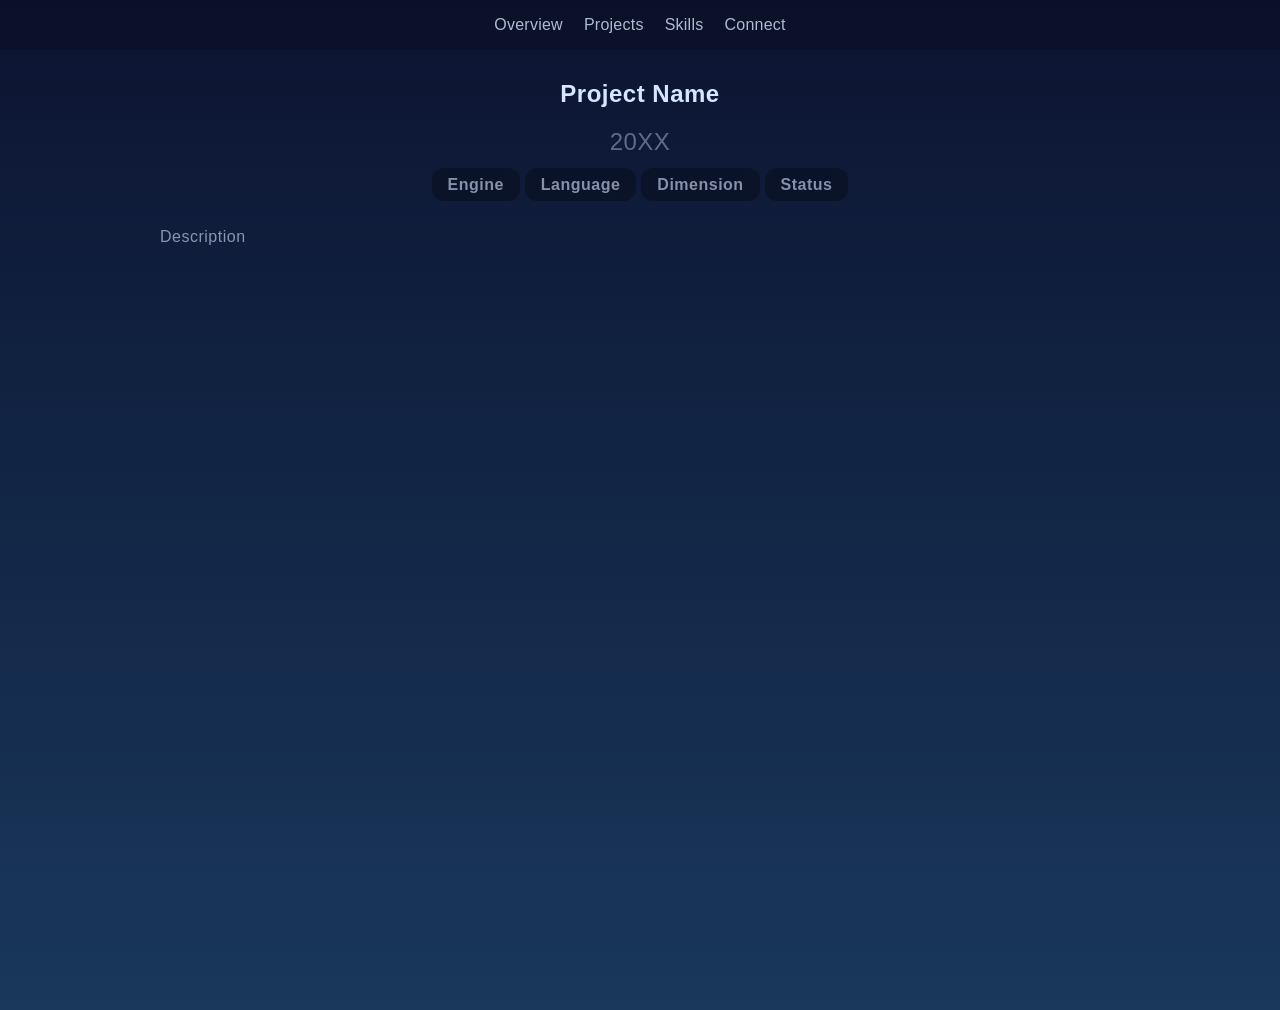
<file: projects/#template.html>
<!DOCTYPE html>

<html lang="en">
    <head>
        <title>Projects - Template</title>
        <link rel="stylesheet" href="../web.css">
        <meta charset="UTF-8">
        <meta name="viewport" content="width=device-width, initial-scale=1">
    </head>
    
    <body>
        <nav>
            <a href="../index.html#overview"><span>Overview</span></a>
            <a href="../index.html#projects"><span>Projects</span></a>
            <a href="../index.html#skills"><span>Skills</span></a>
            <a href="../index.html#connect"><span>Connect</span></a>
        </nav>
        
        <main>
            <section class="projectBack">
                <div>
                    <h1>Project Name</h1>
                    <h2>20XX</h2>
                    
                    <div class="tags">
                        <span>Engine</span>
                        <span>Language</span>
                        <span>Dimension</span>
                        <span>Status</span>
                    </div>
                    
                    <br>
                    
                    <div class="projectSection">
                        <div class="projectDescription">
                            <p>Description</p>
                        </div>
                        <iframe
                                src="https://www.youtube.com/embed/dQw4w9WgXcQ?si=TMtJOH6kbMY-GYn2"
                                title="YouTube video player"
                                frameborder="0"
                                allow="accelerometer; autoplay; clipboard-write; encrypted-media; gyroscope; picture-in-picture; web-share"
                                referrerpolicy="strict-origin-when-cross-origin"
                                allowfullscreen>
                        </iframe>
                    </div>
                </div>
            </section>
        </main>
    </body>
</html>
</file>
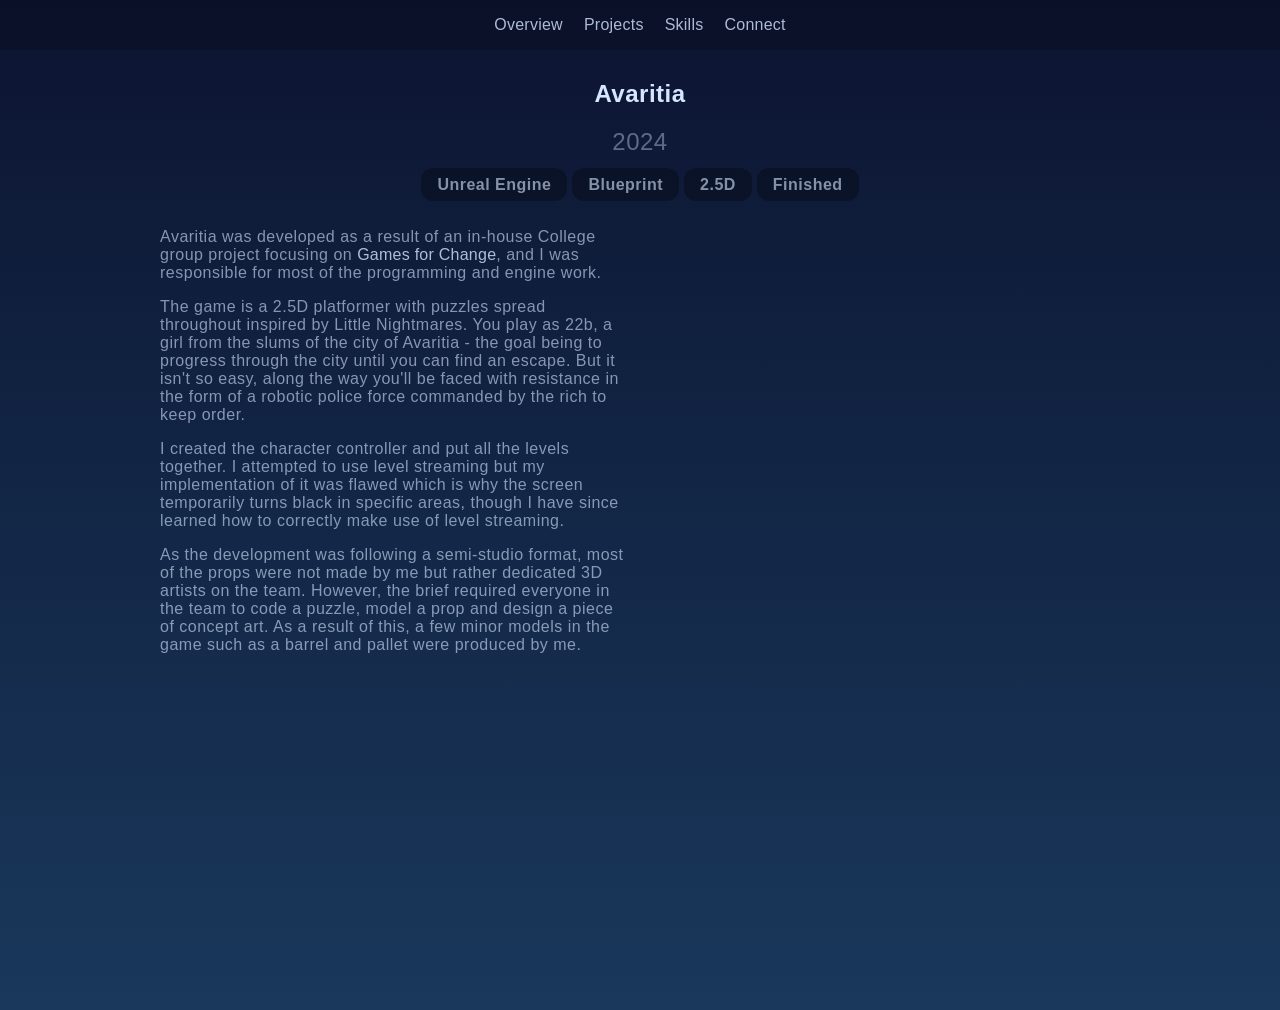
<file: projects/avaritia.html>
<!DOCTYPE html>

<html lang="en">
    <head>
        <title>Projects - Avaritia</title>
        <link rel="stylesheet" href="../web.css">
        <meta charset="UTF-8">
        <meta name="viewport" content="width=device-width, initial-scale=1">
    </head>
    
    <body>
        <nav>
            <a href="../index.html#overview"><span>Overview</span></a>
            <a href="../index.html#projects"><span>Projects</span></a>
            <a href="../index.html#skills"><span>Skills</span></a>
            <a href="../index.html#connect"><span>Connect</span></a>
        </nav>
        
        <main>
            <section class="projectBack">
                <div>
                    <h1>Avaritia</h1>
                    <h2>2024</h2>
                    
                    <div class="tags">
                        <span>Unreal Engine</span>
                        <span>Blueprint</span>
                        <span>2.5D</span>
                        <span>Finished</span>
                    </div>
                    
                    <br>
                    
                    <div class="projectSection">
                        <div class="projectDescription">
                            <p>Avaritia was developed as a result of an in-house College group project focusing on <a href="https://www.gamesforchange.org/" target="_blank" rel="noopener noreferrer">Games for Change</a>, and I was responsible for most of the programming and engine work.</p>
                            <p>The game is a 2.5D platformer with puzzles spread throughout inspired by Little Nightmares. You play as 22b, a girl from the slums of the city of Avaritia - the goal being to progress through the city until you can find an escape. But it isn't so easy, along the way you'll be faced with resistance in the form of a robotic police force commanded by the rich to keep order.</p>
                            <p>I created the character controller and put all the levels together. I attempted to use level streaming but my implementation of it was flawed which is why the screen temporarily turns black in specific areas, though I have since learned how to correctly make use of level streaming.</p>
                            <p>As the development was following a semi-studio format, most of the props were not made by me but rather dedicated 3D artists on the team. However, the brief required everyone in the team to code a puzzle, model a prop and design a piece of concept art. As a result of this, a few minor models in the game such as a barrel and pallet were produced by me.</p>
                        </div>
                        <iframe
                                src="https://www.youtube.com/embed/IzB96IAKgY8?si=FxyEUFjwJYctHKWA"
                                title="YouTube video player"
                                frameborder="0"
                                allow="accelerometer; autoplay; clipboard-write; encrypted-media; gyroscope; picture-in-picture; web-share"
                                referrerpolicy="strict-origin-when-cross-origin"
                                allowfullscreen>
                        </iframe>
                    </div>
                </div>
            </section>
        </main>
    </body>
</html>
</file>
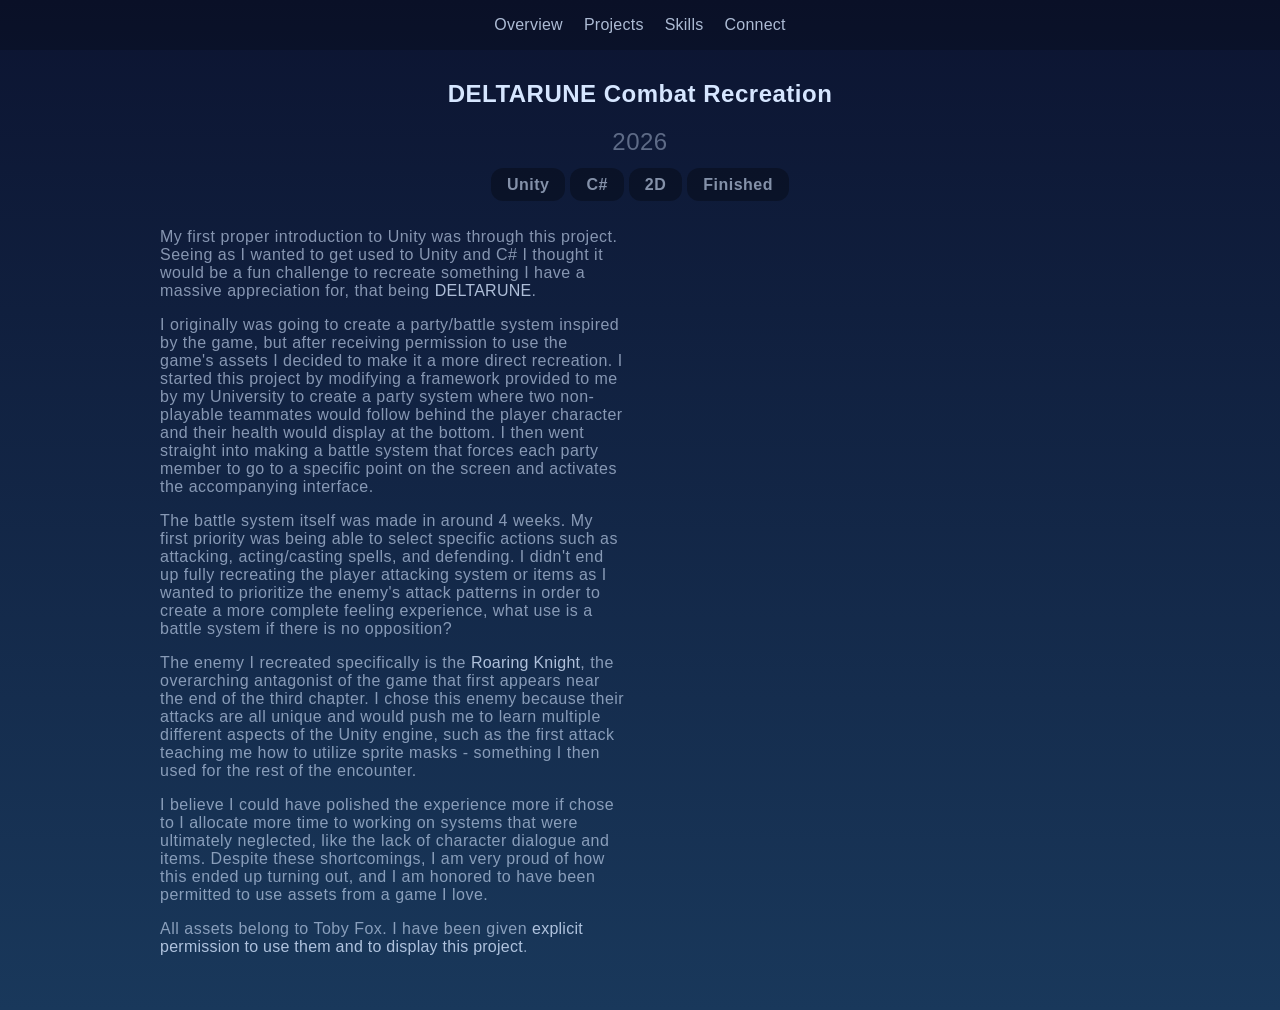
<file: projects/deltarune_recreation.html>
<!DOCTYPE html>

<html lang="en">
    <head>
        <title>Projects - DELTARUNE Combat Recreation</title>
        <link rel="stylesheet" href="../web.css">
        <meta charset="UTF-8">
        <meta name="viewport" content="width=device-width, initial-scale=1">
    </head>
    
    <body>
        <nav>
            <a href="../index.html#overview"><span>Overview</span></a>
            <a href="../index.html#projects"><span>Projects</span></a>
            <a href="../index.html#skills"><span>Skills</span></a>
            <a href="../index.html#connect"><span>Connect</span></a>
        </nav>
        
        <main>
            <section class="projectBack">
                <div>
                    <h1>DELTARUNE Combat Recreation</h1>
                    <h2>2026</h2>
                    
                    <div class="tags">
                        <span>Unity</span>
                        <span>C#</span>
                        <span>2D</span>
                        <span>Finished</span>
                    </div>
                    
                    <br>
                    
                    <div class="projectSection">
                        <div class="projectDescription">
                            <p>My first proper introduction to Unity was through this project. Seeing as I wanted to get used to Unity and C# I thought it would be a fun challenge to recreate something I have a massive appreciation for, that being <a href="https://deltarune.com/" target="_blank" rel="noopener noreferrer">DELTARUNE</a>.</p>
                            <p>I originally was going to create a party/battle system inspired by the game, but after receiving permission to use the game's assets I decided to make it a more direct recreation. I started this project by modifying a framework provided to me by my University to create a party system where two non-playable teammates would follow behind the player character and their health would display at the bottom. I then went straight into making a battle system that forces each party member to go to a specific point on the screen and activates the accompanying interface.</p>
                            <p>The battle system itself was made in around 4 weeks. My first priority was being able to select specific actions such as attacking, acting/casting spells, and defending. I didn't end up fully recreating the player attacking system or items as I wanted to prioritize the enemy's attack patterns in order to create a more complete feeling experience, what use is a battle system if there is no opposition?</p>
                            <p>The enemy I recreated specifically is the <a href="https://deltarune.fandom.com/wiki/Roaring_Knight" target="_blank" rel="noopener noreferrer">Roaring Knight</a>, the overarching antagonist of the game that first appears near the end of the third chapter. I chose this enemy because their attacks are all unique and would push me to learn multiple different aspects of the Unity engine, such as the first attack teaching me how to utilize sprite masks - something I then used for the rest of the encounter.</p>
                            <p>I believe I could have polished the experience more if chose to I allocate more time to working on systems that were ultimately neglected, like the lack of character dialogue and items. Despite these shortcomings, I am very proud of how this ended up turning out, and I am honored to have been permitted to use assets from a game I love.</p>
                            <p>All assets belong to Toby Fox. I have been given <a href="../images/deltarune_recreation/email.png" target="_blank" rel="noopener noreferrer">explicit permission to use them and to display this project</a>.</p>
                        </div>
                        <iframe
                                src="https://www.youtube.com/embed/edhmkpb620Y?si=eug9cj9bnauB_fmQ"
                                title="YouTube video player"
                                frameborder="0"
                                allow="accelerometer; autoplay; clipboard-write; encrypted-media; gyroscope; picture-in-picture; web-share"
                                referrerpolicy="strict-origin-when-cross-origin"
                                allowfullscreen>
                        </iframe>
                    </div>
                </div>
            </section>
        </main>
    </body>
</html>
</file>
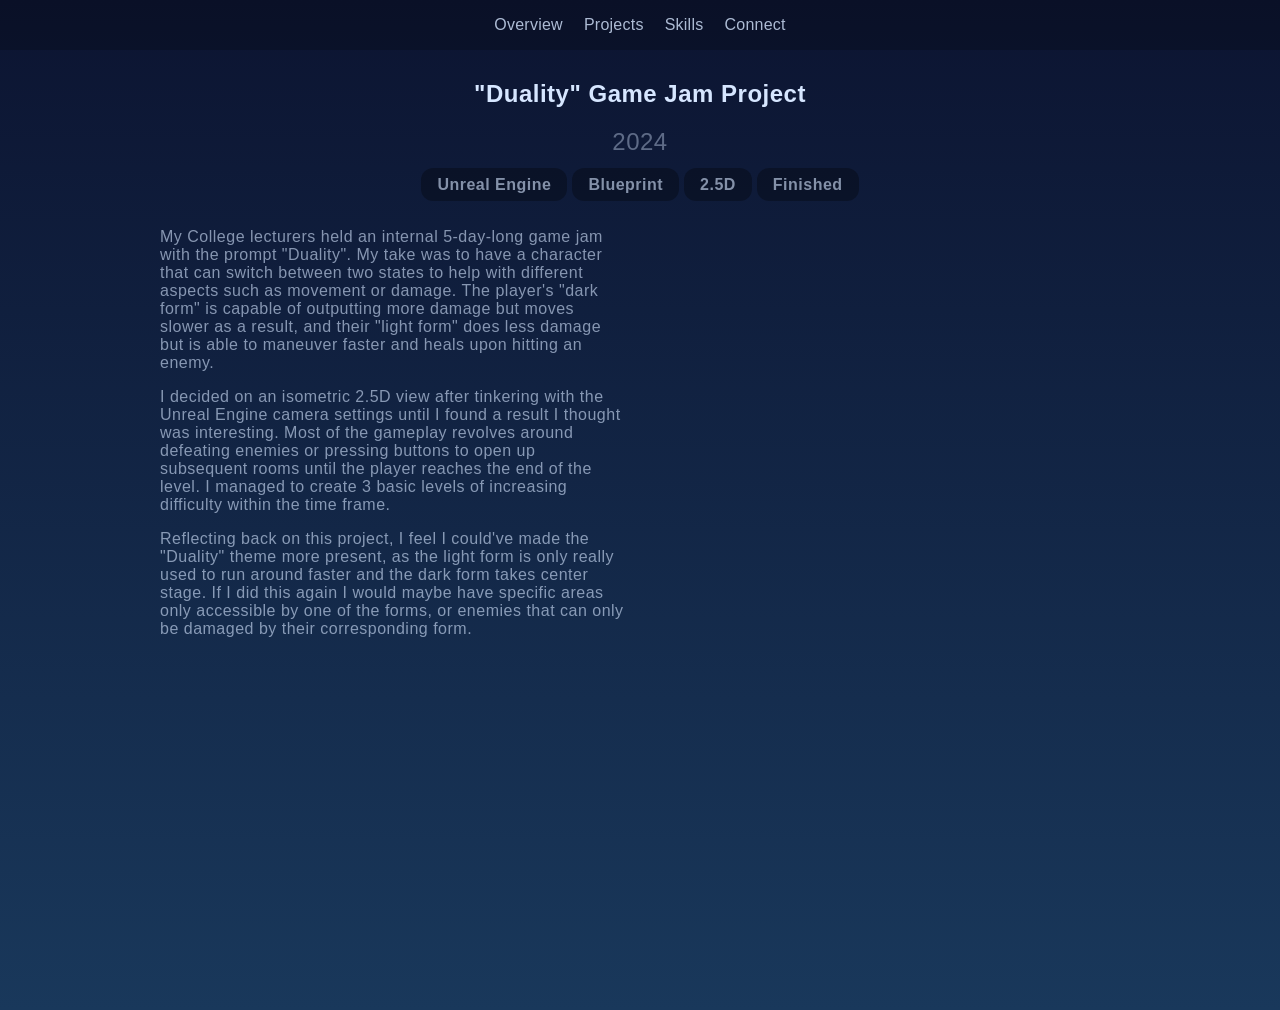
<file: projects/duality_jam.html>
<!DOCTYPE html>

<html lang="en">
    <head>
        <title>Projects - "Duality" Game Jam Project</title>
        <link rel="stylesheet" href="../web.css">
        <meta charset="UTF-8">
        <meta name="viewport" content="width=device-width, initial-scale=1">
    </head>
    
    <body>
        <nav>
            <a href="../index.html#overview"><span>Overview</span></a>
            <a href="../index.html#projects"><span>Projects</span></a>
            <a href="../index.html#skills"><span>Skills</span></a>
            <a href="../index.html#connect"><span>Connect</span></a>
        </nav>
        
        <main>
            <section class="projectBack">
                <div>
                    <h1>"Duality" Game Jam Project</h1>
                    <h2>2024</h2>
                    
                    <div class="tags">
                        <span>Unreal Engine</span>
                        <span>Blueprint</span>
                        <span>2.5D</span>
                        <span>Finished</span>
                    </div>
                    
                    <br>
                    
                    <div class="projectSection">
                        <div class="projectDescription">
                            <p>My College lecturers held an internal 5-day-long game jam with the prompt "Duality". My take was to have a character that can switch between two states to help with different aspects such as movement or damage. The player's "dark form" is capable of outputting more damage but moves slower as a result, and their "light form" does less damage but is able to maneuver faster and heals upon hitting an enemy.</p>
                            <p>I decided on an isometric 2.5D view after tinkering with the Unreal Engine camera settings until I found a result I thought was interesting. Most of the gameplay revolves around defeating enemies or pressing buttons to open up subsequent rooms until the player reaches the end of the level. I managed to create 3 basic levels of increasing difficulty within the time frame.</p>
                            <p>Reflecting back on this project, I feel I could've made the "Duality" theme more present, as the light form is only really used to run around faster and the dark form takes center stage. If I did this again I would maybe have specific areas only accessible by one of the forms, or enemies that can only be damaged by their corresponding form.</p>
                        </div>
                        <iframe
                                src="https://www.youtube.com/embed/iRjRplzwVqw?si=fpj7YyVx1RtKUlSX"
                                title="YouTube video player"
                                frameborder="0"
                                allow="accelerometer; autoplay; clipboard-write; encrypted-media; gyroscope; picture-in-picture; web-share"
                                referrerpolicy="strict-origin-when-cross-origin"
                                allowfullscreen>
                        </iframe>
                    </div>
                </div>
            </section>
        </main>
    </body>
</html>
</file>
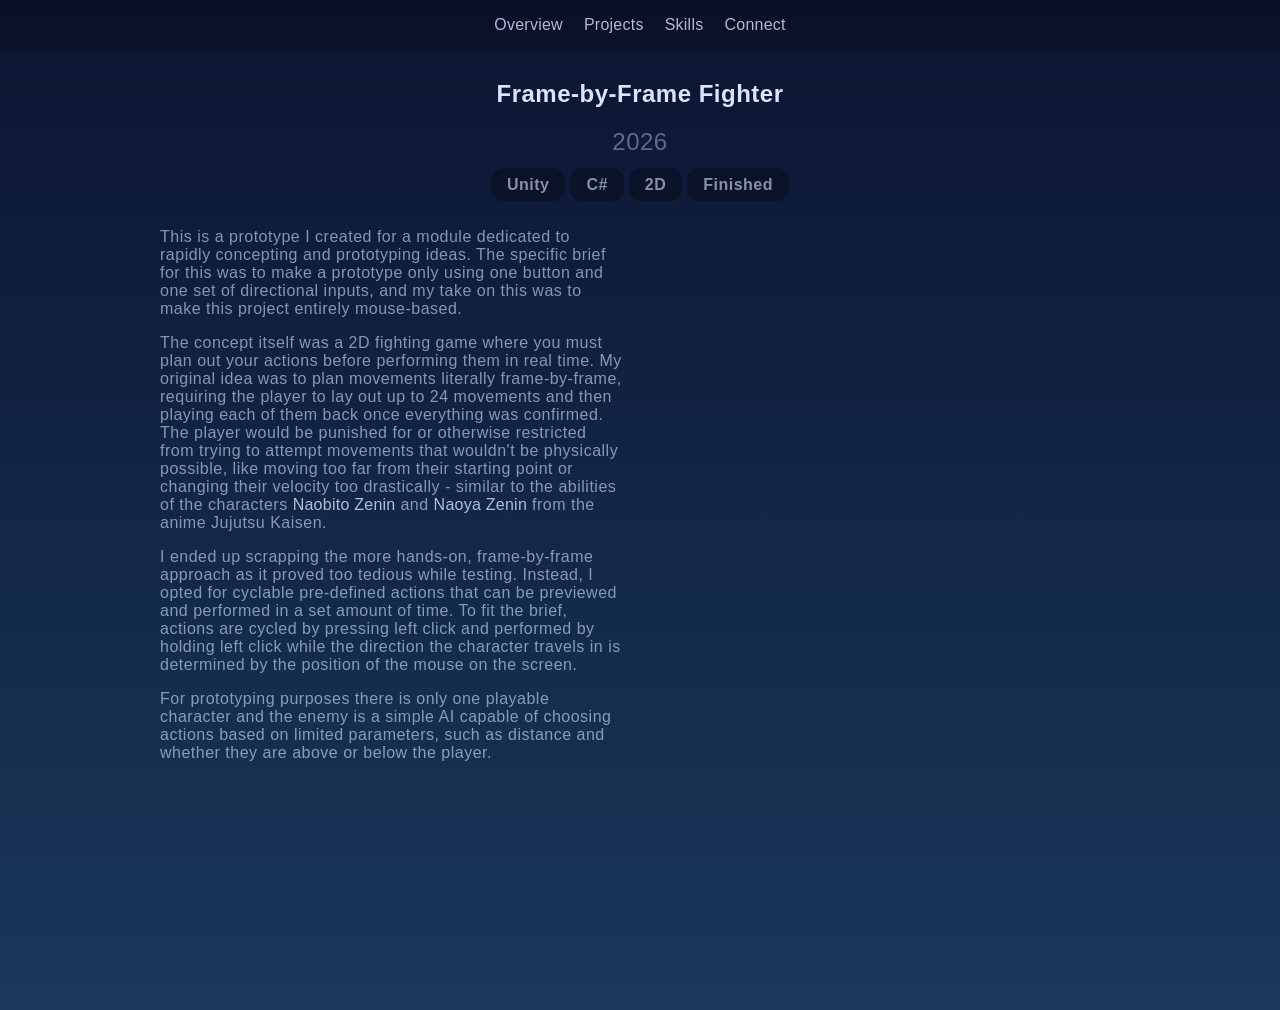
<file: projects/frame_by_frame.html>
<!DOCTYPE html>

<html lang="en">
    <head>
        <title>Projects - Frame-by-Frame Fighter</title>
        <link rel="stylesheet" href="../web.css">
        <meta charset="UTF-8">
        <meta name="viewport" content="width=device-width, initial-scale=1">
    </head>
    
    <body>
        <nav>
            <a href="../index.html#overview"><span>Overview</span></a>
            <a href="../index.html#projects"><span>Projects</span></a>
            <a href="../index.html#skills"><span>Skills</span></a>
            <a href="../index.html#connect"><span>Connect</span></a>
        </nav>
        
        <main>
            <section class="projectBack">
                <div>
                    <h1>Frame-by-Frame Fighter</h1>
                    <h2>2026</h2>
                    
                    <div class="tags">
                        <span>Unity</span>
                        <span>C#</span>
                        <span>2D</span>
                        <span>Finished</span>
                    </div>
                    
                    <br>
                    
                    <div class="projectSection">
                        <div class="projectDescription">
                            <p>This is a prototype I created for a module dedicated to rapidly concepting and prototyping ideas. The specific brief for this was to make a prototype only using one button and one set of directional inputs, and my take on this was to make this project entirely mouse-based.</p>
                            <p>The concept itself was a 2D fighting game where you must plan out your actions before performing them in real time. My original idea was to plan movements literally frame-by-frame, requiring the player to lay out up to 24 movements and then playing each of them back once everything was confirmed. The player would be punished for or otherwise restricted from trying to attempt movements that wouldn't be physically possible, like moving too far from their starting point or changing their velocity too drastically - similar to the abilities of the characters <a href="https://jujutsu-kaisen.fandom.com/wiki/Naobito_Zenin" target="_blank" rel="noopener noreferrer">Naobito Zenin</a> and <a href="https://jujutsu-kaisen.fandom.com/wiki/Naoya_Zenin" target="_blank" rel="noopener noreferrer">Naoya Zenin</a> from the anime Jujutsu Kaisen.</p>
                            <p>I ended up scrapping the more hands-on, frame-by-frame approach as it proved too tedious while testing. Instead, I opted for cyclable pre-defined actions that can be previewed and performed in a set amount of time. To fit the brief, actions are cycled by pressing left click and performed by holding left click while the direction the character travels in is determined by the position of the mouse on the screen.</p>
                            <p>For prototyping purposes there is only one playable character and the enemy is a simple AI capable of choosing actions based on limited parameters, such as distance and whether they are above or below the player.</p>
                        </div>
                        <iframe
                                src="https://www.youtube.com/embed/FAf9VMl5cTk?si=s0mD5VFV1QjcVXhA"
                                title="YouTube video player"
                                frameborder="0"
                                allow="accelerometer; autoplay; clipboard-write; encrypted-media; gyroscope; picture-in-picture; web-share"
                                referrerpolicy="strict-origin-when-cross-origin"
                                allowfullscreen>
                        </iframe>
                    </div>
                </div>
            </section>
        </main>
    </body>
</html>
</file>
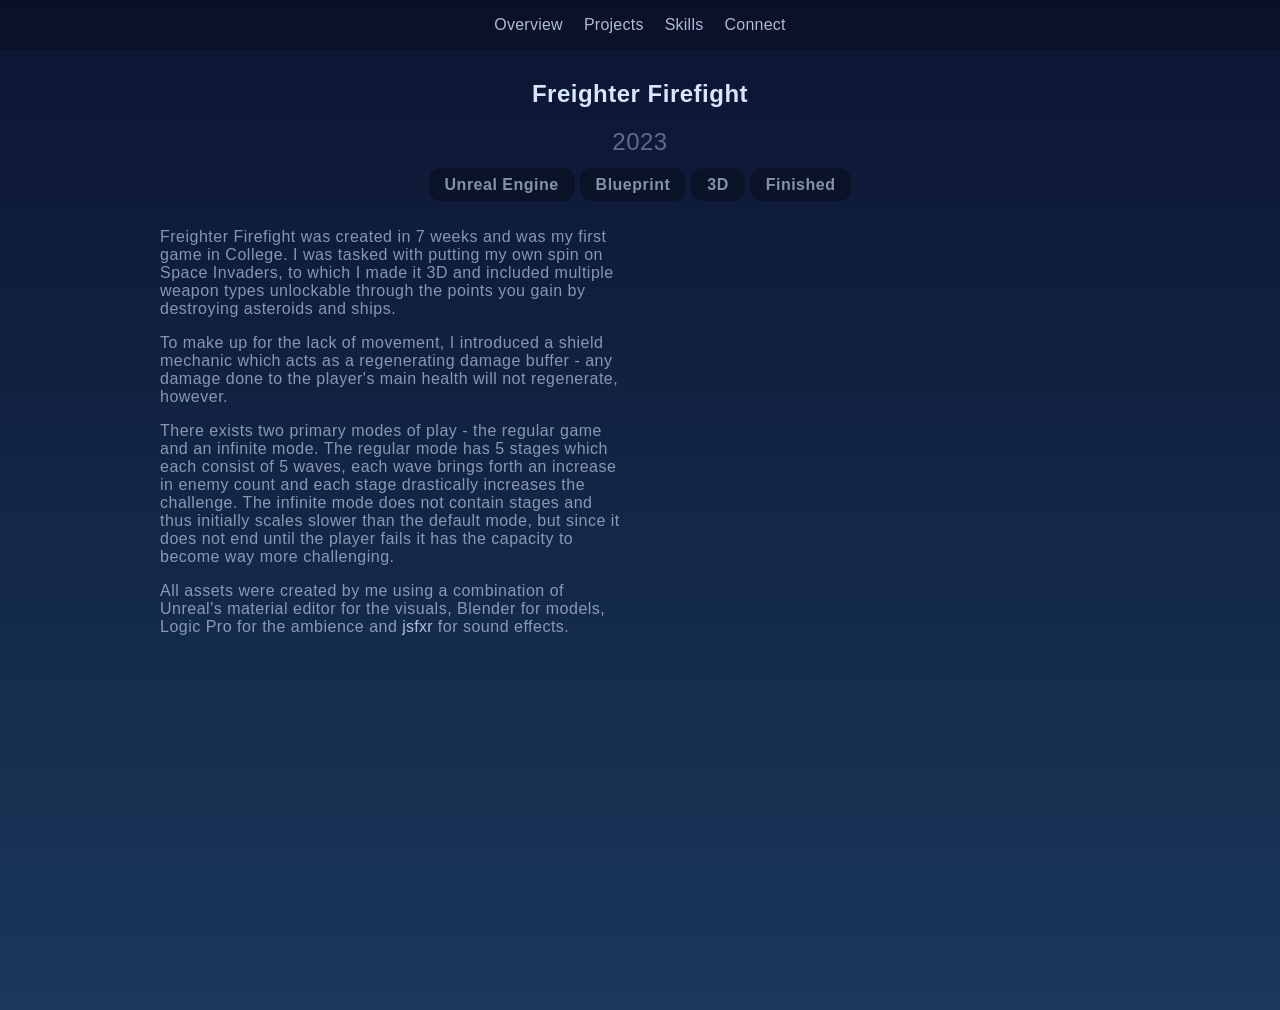
<file: projects/freighter_firefight.html>
<!DOCTYPE html>

<html lang="en">
    <head>
        <title>Projects - Freighter Firefight</title>
        <link rel="stylesheet" href="../web.css">
        <meta charset="UTF-8">
        <meta name="viewport" content="width=device-width, initial-scale=1">
    </head>
    
    <body>
        <nav>
            <a href="../index.html#overview"><span>Overview</span></a>
            <a href="../index.html#projects"><span>Projects</span></a>
            <a href="../index.html#skills"><span>Skills</span></a>
            <a href="../index.html#connect"><span>Connect</span></a>
        </nav>
        
        <main>
            <section class="projectBack">
                <div>
                    <h1>Freighter Firefight</h1>
                    <h2>2023</h2>
                    
                    <div class="tags">
                        <span>Unreal Engine</span>
                        <span>Blueprint</span>
                        <span>3D</span>
                        <span>Finished</span>
                    </div>
                    
                    <br>
                    
                    <div class="projectSection">
                        <div class="projectDescription">
                            <p>Freighter Firefight was created in 7 weeks and was my first game in College. I was tasked with putting my own spin on Space Invaders, to which I made it 3D and included multiple weapon types unlockable through the points you gain by destroying asteroids and ships.</p>
                            <p>To make up for the lack of movement, I introduced a shield mechanic which acts as a regenerating damage buffer - any damage done to the player's main health will not regenerate, however.</p>
                            <p>There exists two primary modes of play - the regular game and an infinite mode. The regular mode has 5 stages which each consist of 5 waves, each wave brings forth an increase in enemy count and each stage drastically increases the challenge. The infinite mode does not contain stages and thus initially scales slower than the default mode, but since it does not end until the player fails it has the capacity to become way more challenging.</p>
                            <p>All assets were created by me using a combination of Unreal's material editor for the visuals, Blender for models, Logic Pro for the ambience and <a href="https://sfxr.me/" target="_blank" rel="noopener noreferrer">jsfxr</a> for sound effects.</p>
                        </div>
                        <iframe
                                src="https://www.youtube.com/embed/yhLtwduGFLo?si=ngQKP_iZ9CYZOWOM"
                                title="YouTube video player"
                                frameborder="0"
                                allow="accelerometer; autoplay; clipboard-write; encrypted-media; gyroscope; picture-in-picture; web-share"
                                referrerpolicy="strict-origin-when-cross-origin"
                                allowfullscreen>
                        </iframe>
                    </div>
                </div>
            </section>
        </main>
    </body>
</html>
</file>
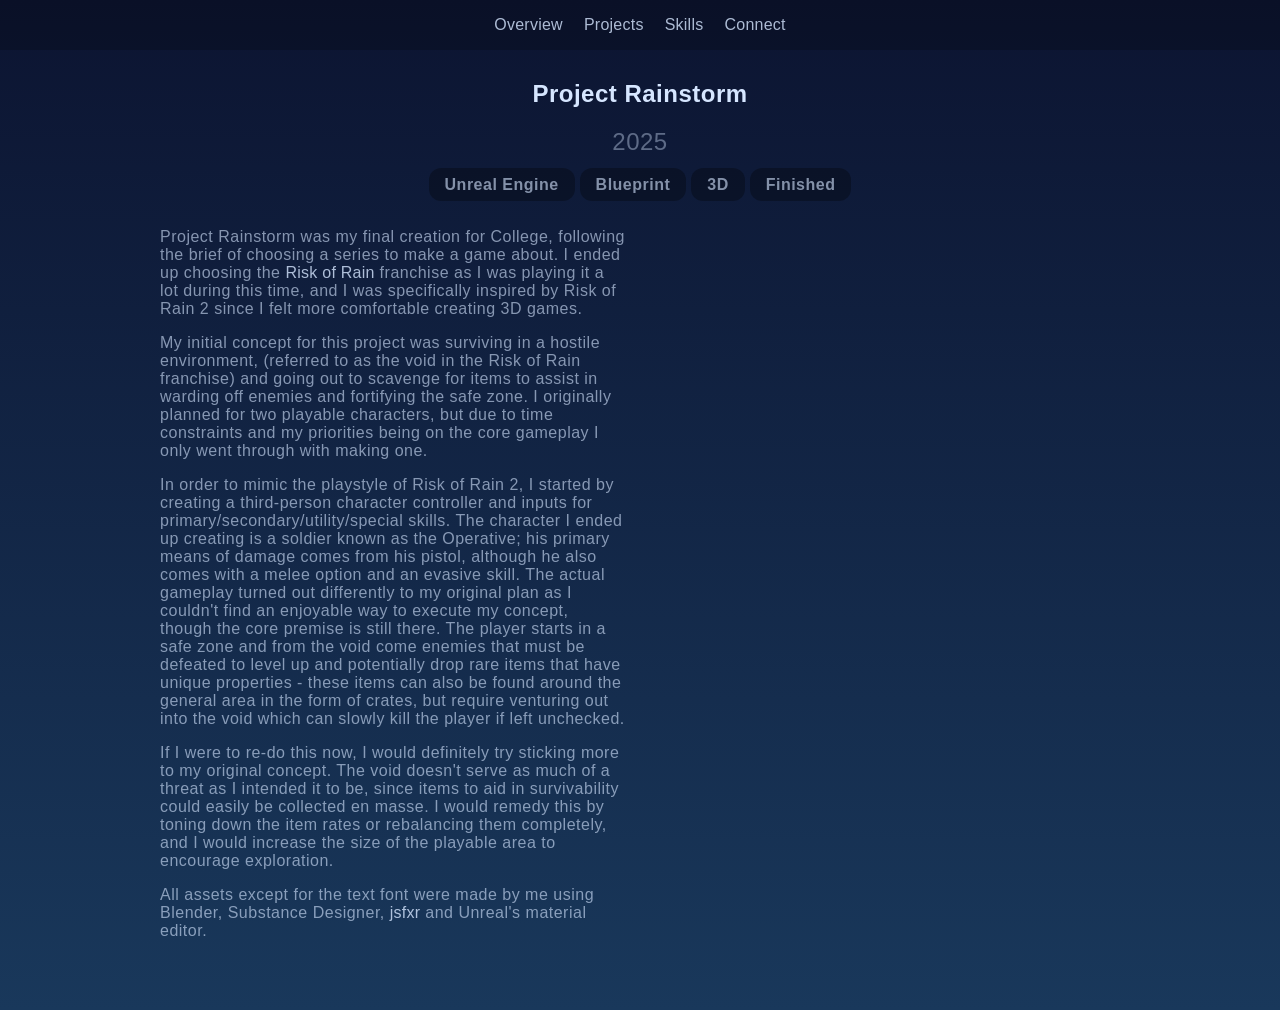
<file: projects/project_rainstorm.html>
<!DOCTYPE html>

<html lang="en">
    <head>
        <title>Projects - Project Rainstorm</title>
        <link rel="stylesheet" href="../web.css">
        <meta charset="UTF-8">
        <meta name="viewport" content="width=device-width, initial-scale=1">
    </head>
    
    <body>
        <nav>
            <a href="../index.html#overview"><span>Overview</span></a>
            <a href="../index.html#projects"><span>Projects</span></a>
            <a href="../index.html#skills"><span>Skills</span></a>
            <a href="../index.html#connect"><span>Connect</span></a>
        </nav>
        
        <main>
            <section class="projectBack">
                <div>
                    <h1>Project Rainstorm</h1>
                    <h2>2025</h2>
                    
                    <div class="tags">
                        <span>Unreal Engine</span>
                        <span>Blueprint</span>
                        <span>3D</span>
                        <span>Finished</span>
                    </div>
                    
                    <br>
                    
                    <div class="projectSection">
                        <div class="projectDescription">
                            <p>Project Rainstorm was my final creation for College, following the brief of choosing a  series to make a game about. I ended up choosing the <a href="https://store.steampowered.com/app/632360/Risk_of_Rain_2/" target="_blank" rel="noopener noreferrer">Risk of Rain</a> franchise as I was playing it a lot during this time, and I was specifically inspired by Risk of Rain 2 since I felt more comfortable creating 3D games.</p>
                            <p>My initial concept for this project was surviving in a hostile environment, (referred to as the void in the Risk of Rain franchise) and going out to scavenge for items to assist in warding off enemies and fortifying the safe zone. I originally planned for two playable characters, but due to time constraints and my priorities being on the core gameplay I only went through with making one.</p>
                            <p>In order to mimic the playstyle of Risk of Rain 2, I started by creating a third-person character controller and inputs for primary/secondary/utility/special skills. The character I ended up creating is a soldier known as the Operative; his primary means of damage comes from his pistol, although he also comes with a melee option and an evasive skill. The actual gameplay turned out differently to my original plan as I couldn't find an enjoyable way to execute my concept, though the core premise is still there. The player starts in a safe zone and from the void come enemies that must be defeated to level up and potentially drop rare items that have unique properties - these items can also be found around the general area in the form of crates, but require venturing out into the void which can slowly kill the player if left unchecked.</p>
                            <p>If I were to re-do this now, I would definitely try sticking more to my original concept. The void doesn't serve as much of a threat as I intended it to be, since items to aid in survivability could easily be collected en masse. I would remedy this by toning down the item rates or rebalancing them completely, and I would increase the size of the playable area to encourage exploration.</p>
                            <p>All assets except for the text font were made by me using Blender, Substance Designer, <a href="https://sfxr.me/" target="_blank" rel="noopener noreferrer">jsfxr</a> and Unreal's material editor.</p>
                        </div>
                        <iframe
                                src="https://www.youtube.com/embed/vpYbLgTbWk4?si=KPR973rjN_DrsIbv"
                                title="YouTube video player"
                                frameborder="0"
                                allow="accelerometer; autoplay; clipboard-write; encrypted-media; gyroscope; picture-in-picture; web-share"
                                referrerpolicy="strict-origin-when-cross-origin"
                                allowfullscreen>
                        </iframe>
                    </div>
                </div>
            </section>
        </main>
    </body>
</html>
</file>
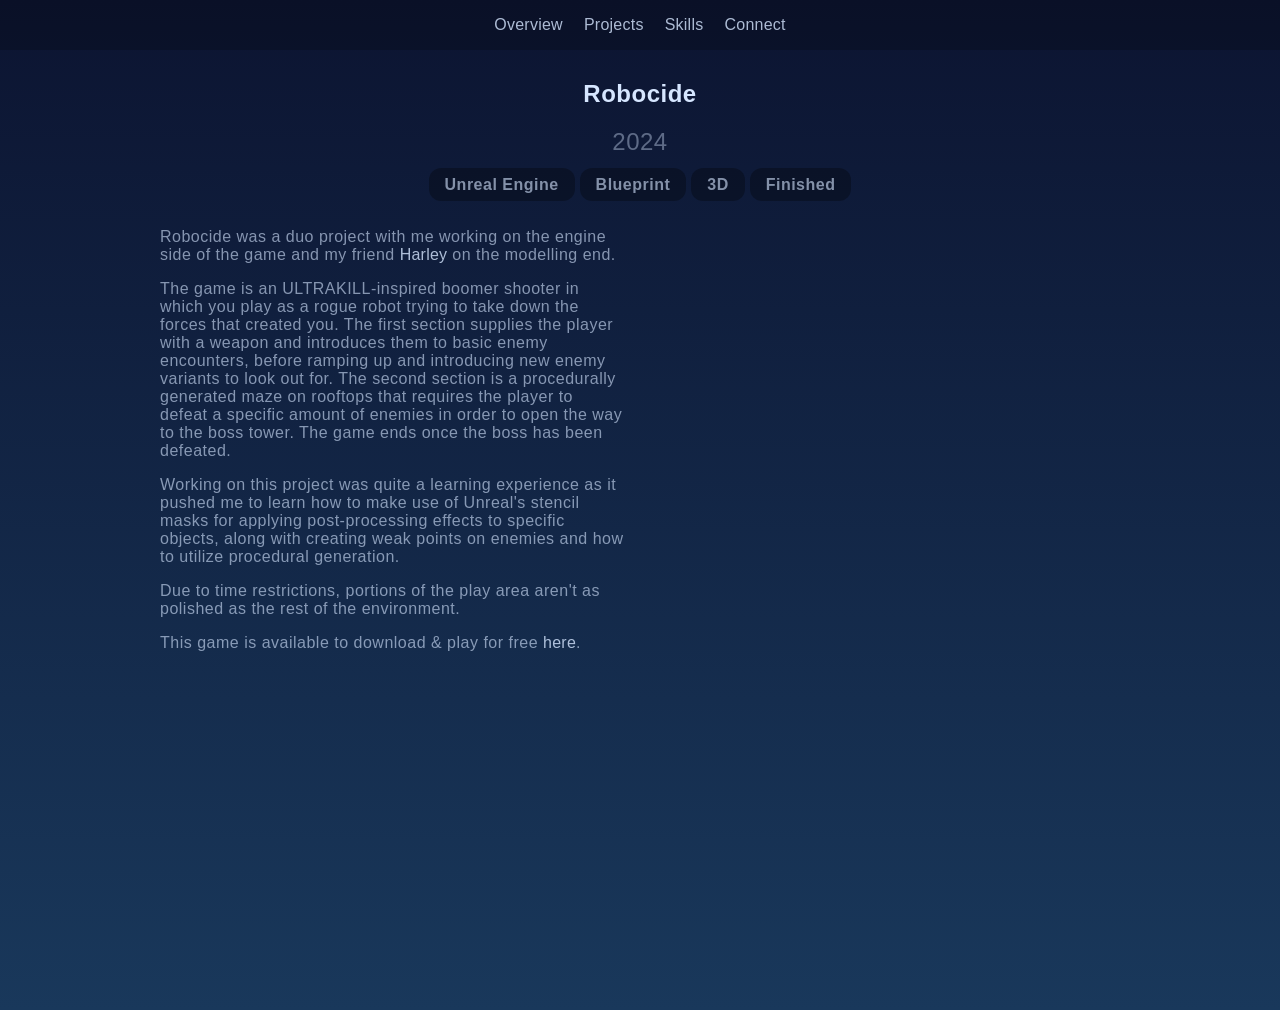
<file: projects/robocide.html>
<!DOCTYPE html>

<html lang="en">
    <head>
        <title>Projects - Robocide</title>
        <link rel="stylesheet" href="../web.css">
        <meta charset="UTF-8">
        <meta name="viewport" content="width=device-width, initial-scale=1">
    </head>
    
    <body>
        <nav>
            <a href="../index.html#overview"><span>Overview</span></a>
            <a href="../index.html#projects"><span>Projects</span></a>
            <a href="../index.html#skills"><span>Skills</span></a>
            <a href="../index.html#connect"><span>Connect</span></a>
        </nav>
        
        <main>
            <section class="projectBack">
                <div>
                    <h1>Robocide</h1>
                    <h2>2024</h2>
                    
                    <div class="tags">
                        <span>Unreal Engine</span>
                        <span>Blueprint</span>
                        <span>3D</span>
                        <span>Finished</span>
                    </div>
                    
                    <br>
                    
                    <div class="projectSection">
                        <div class="projectDescription">
                            <p>Robocide was a duo project with me working on the engine side of the game and my friend <a href="https://www.artstation.com/harleysn" target="_blank" rel="noopener noreferrer">Harley</a> on the modelling end.</p>
                            <p>The game is an ULTRAKILL-inspired boomer shooter in which you play as a rogue robot trying to take down the forces that created you. The first section supplies the player with a weapon and introduces them to basic enemy encounters, before ramping up and introducing new enemy variants to look out for. The second section is a procedurally generated maze on rooftops that requires the player to defeat a specific amount of enemies in order to open the way to the boss tower. The game ends once the boss has been defeated.</p>
                            <p>Working on this project was quite a learning experience as it pushed me to learn how to make use of Unreal's stencil masks for applying post-processing effects to specific objects, along with creating weak points on enemies and how to utilize procedural generation.</p>
                            <p>Due to time restrictions, portions of the play area aren't as polished as the rest of the environment.</p>
                            <p>This game is available to download & play for free <a href="https://inaiskie.itch.io/robocide" target="_blank" rel="noopener noreferrer">here</a>.</p>
                        </div>
                        <iframe
                                src="https://www.youtube.com/embed/5f7xQvIOL8Y?si=1d9ip_BSX1T0ubKp"
                                title="YouTube video player"
                                frameborder="0"
                                allow="accelerometer; autoplay; clipboard-write; encrypted-media; gyroscope; picture-in-picture; web-share"
                                referrerpolicy="strict-origin-when-cross-origin"
                                allowfullscreen>
                        </iframe>
                    </div>
                </div>
            </section>
        </main>
    </body>
</html>
</file>
<file: web.css>
html {
    scroll-behavior: smooth;
}
body {
    /* Page */
    background: linear-gradient(#0c1431ff, #19385bff);
    margin: 0;
    
    /* Text */
    font-family: Arial, Helvetica, sans-serif;
    letter-spacing: 0.5px;
    text-align: left;
    color: rgb(214 230 255 / 0.6);
}
/* Navigation */
nav {
    text-align: center;
    background-color: rgb(0 0 0 / 0.2);
    padding: 16px;
}
nav a {
    text-decoration: none;
    letter-spacing: 0.25px;
    color: rgb(214 230 255 / 0.8);
    padding: 8px;
}
nav a:hover {
    color: rgb(214 230 255);
    letter-spacing: 0.75px;
    
    transition:
        letter-spacing 0.25s;
}
nav a span {
    display: inline-block;
}
nav a:hover span {
    transform: scale(110%);

    transition:
            transform 0.25s;
}

/* Headers */
h1 {
    color: rgb(214 230 255);
    text-align: center;
    margin: 0;
}
h2 {
    color: rgb(214 230 255 / 0.4);
    text-align: center;
    font-weight: normal;
}
h3 {
    color: rgb(214 230 255 / 0.7);
    text-align: center;
}
h4 {
    margin: 8px;
}

section {
    min-height: 25vh;
    margin: 0;
    padding-top: 30px;
    padding-bottom: 30px;
}
section div {
    max-width: 60vw;
    margin: 0 auto;
}
hr {
    border: none;
    height: 1px;
    background-color: rgb(0 0 0 / 0.3);
    margin: 0;
}
a {
    text-decoration: none;
    letter-spacing: 0.25px;
    color: rgb(214 230 255 / 0.8);
}
a:hover {
    color: rgb(214 230 255);
    letter-spacing: 0.5px;

    transition:
            letter-spacing 0.25s;
}
button {
    font-family: Arial, Helvetica, sans-serif;
    letter-spacing: 0.5px;
    color: rgb(214 230 255 / 0.6);
    border: none;
    
    background-color: rgb(0 0 0 / 0.3);
    border-radius: 12px;
    font-weight: bold;
    font-size: medium;
    padding: 8px 16px;
    cursor: pointer;
}
button:hover {
    color: rgb(214 230 255);
    letter-spacing: 0.75px;

    transition:
            letter-spacing 0.25s;
}

#projects {
    background-color: rgb(0 0 0 / 0.15);
}
#connect {
    background-color: rgb(0 0 0 / 0.15);
}

.description {
    max-width: 30vw;
    margin: 0 auto;
}
.tags {
    text-align: center;
}
.tags span {
    background-color: rgb(0 0 0 / 0.3);
    border-radius: 12px;
    font-weight: bold;
    padding: 8px 16px;
}
.tag {
    background-color: rgb(0 0 0 / 0.3);
    border-radius: 12px;
    font-weight: bold;
    padding: 8px 16px;
}
.skillShowcase {
    justify-content: left;
    text-align: left;
    max-width: 45vw;
}
.leftAlign {
    text-align: left;
}

/* Connect Section */
.connectButtons {
    display: flex;
    justify-content: center;
    text-align: center;
    margin: 64px;
    gap: 32px;
}
.connectButton {
    background-color: rgb(0 0 0 / 0.3);
    border-radius: 12px;
    padding: 8px;
    min-width: 85px;

    transition:
            background-color 0.15s;
}
.connectButton:hover {
    color: rgb(214 230 255);
    letter-spacing: 0.25px;
    background-color: rgb(0 0 0 / 0.4);
    
    transition:
        background-color 0.15s;
}

/* Project Page */
.projectShowcase {
    display: grid;
    grid-template-columns: repeat(3, 1fr);
    align-items: center;
    justify-content: center;
    text-align: center;
}
.projectShowcasePage {
    display: grid;
    grid-template-columns: repeat(4, 1fr);
    align-items: center;
    justify-content: center;
    grid-row-gap: 16px;
}
.projectPreview {
    text-align: center;
    max-width: 30vw;
    margin: 10px;
}
.projectPreviewName {
    margin-bottom: 9px;
}
.projectBack {
    min-height: 100vh;
}
.projectBack div {
    max-width: 75vw;
}
.projectSection {
    display: flex;
    gap: 30px;
}
.projectDescription {
    flex: 1;
}
.projectSection iframe {
    flex: 1;
    width: 50%;
    aspect-ratio: 16 / 9;
}
.centerFlex {
    display: flex;
    justify-content: center;
}
video {
    width: 512px;
    height: 288px;
}

@media (max-aspect-ratio: 4/3) {
    section div {
        max-width: 90vw;
        margin: 0 auto;
    }
    .description {
        max-width: 75vw;
        margin: 0 auto;
    }
    video {
        width: 100%;
        height: auto;
        max-width: 512px;
    }
    .skillShowcase {
        grid-template-columns: 1fr;
        max-width: 100vw;
    }
    .tags {
        max-width: 100vw;
    }
    
    /* Project Page */
    .projectShowcase {
        grid-template-columns: 1fr;
    }
    .projectPreview {
        max-width: none;
    }
    .projectShowcasePage {
        grid-template-columns: 1fr;
    }
    .projectSection {
        display: grid;
    }
    .projectSection iframe {
        width: 100%;
    }
}
</file>
